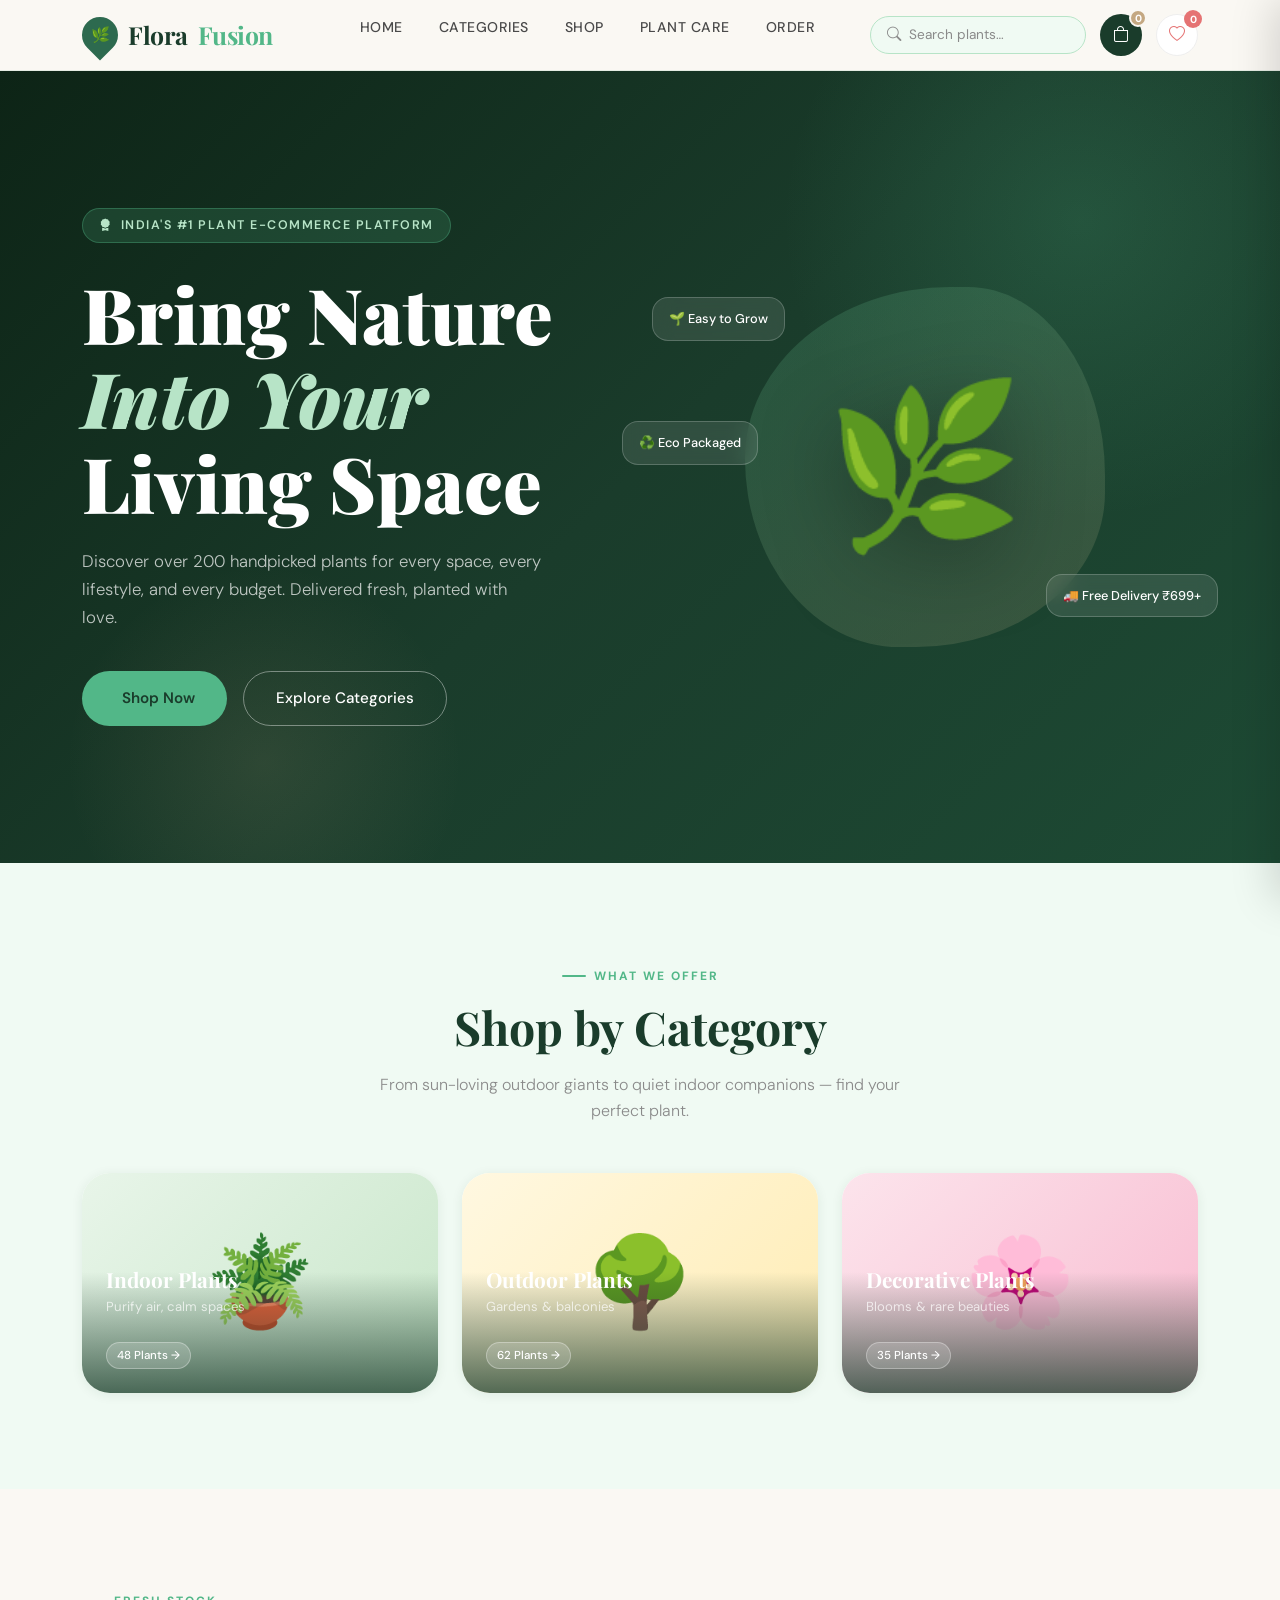
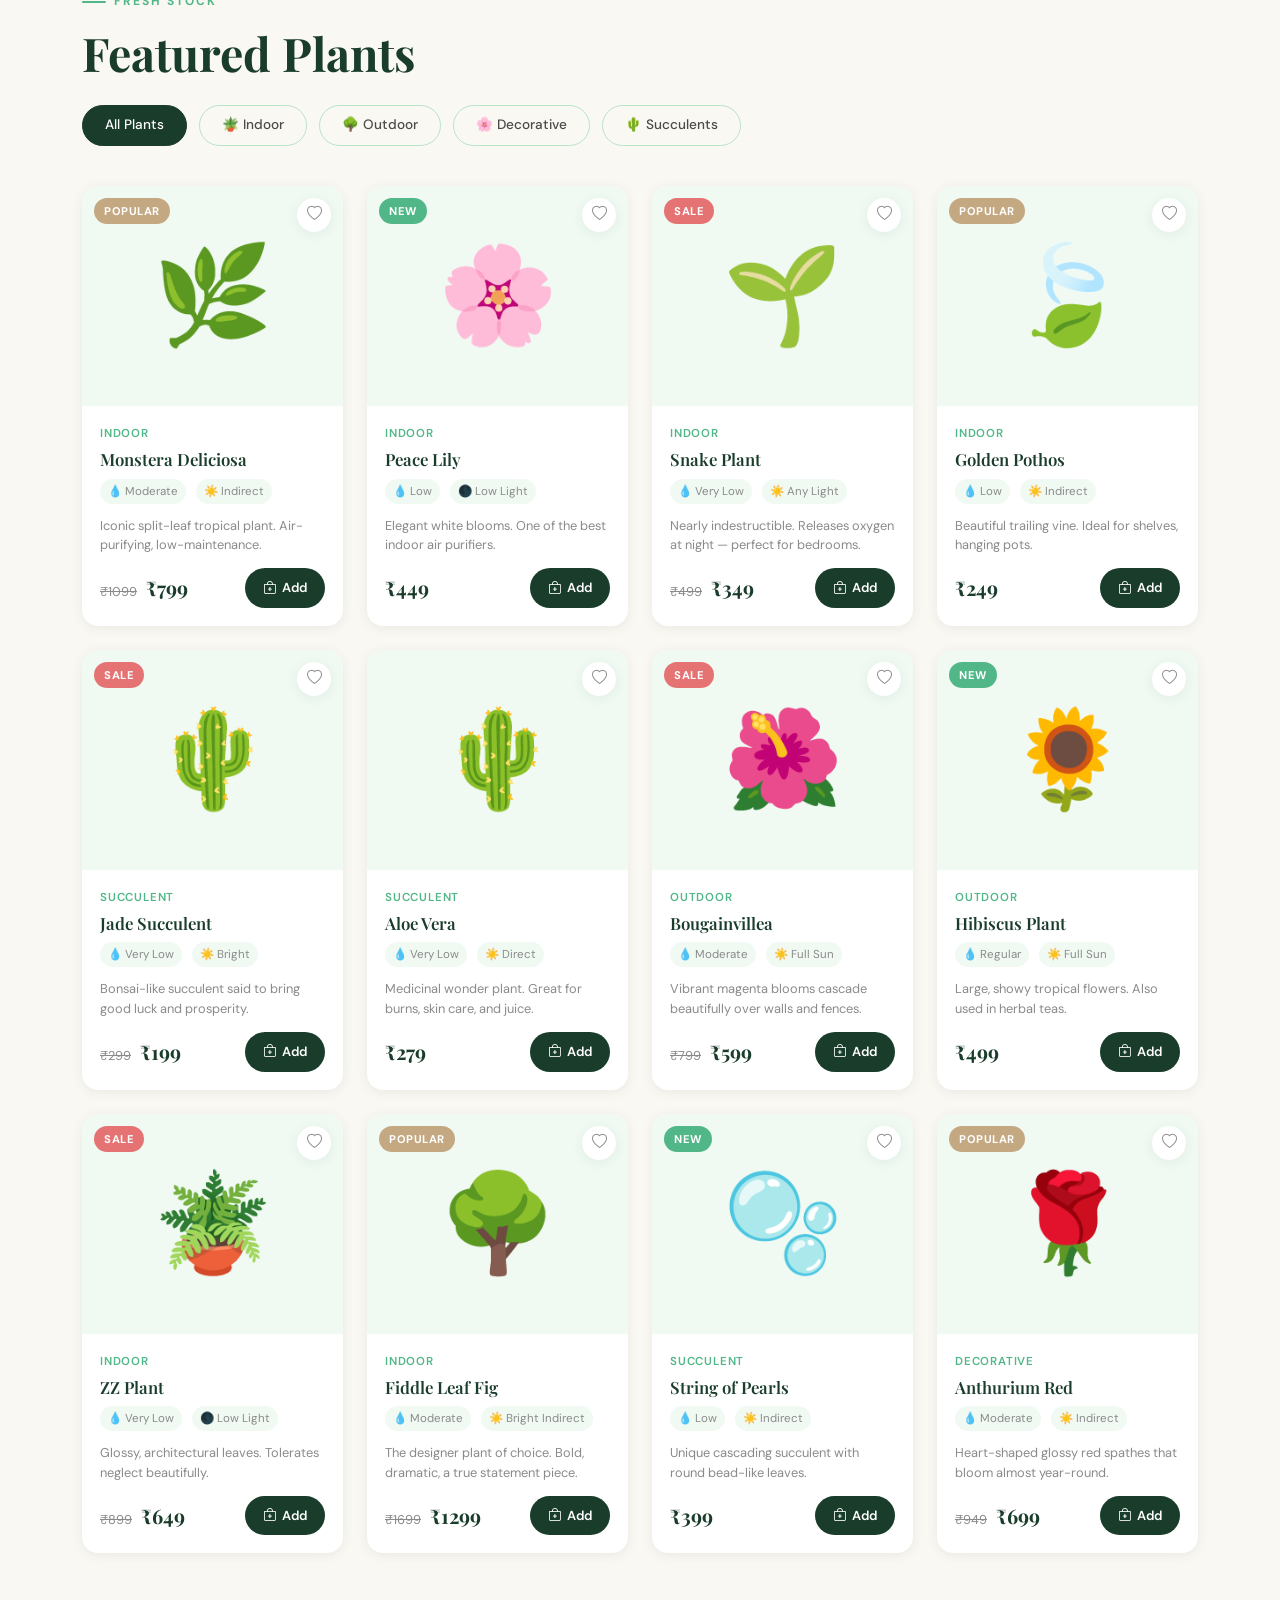
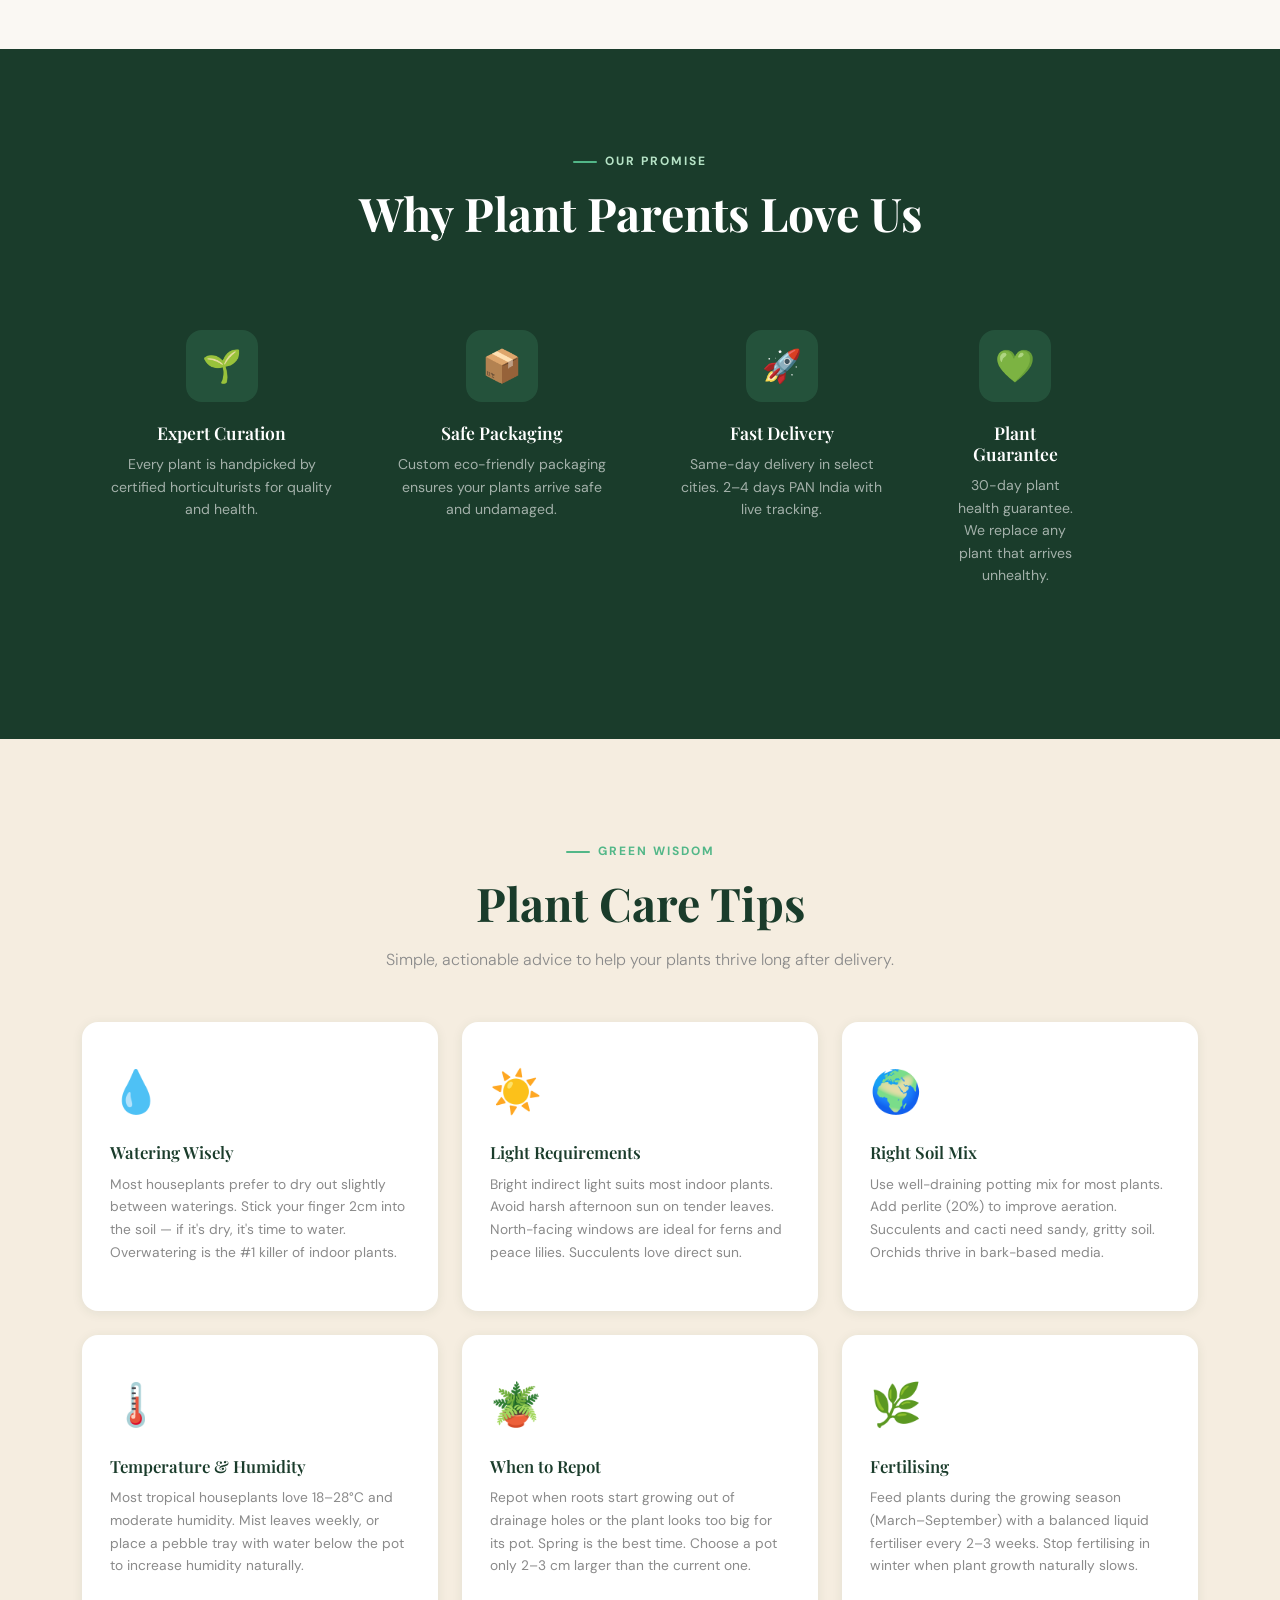
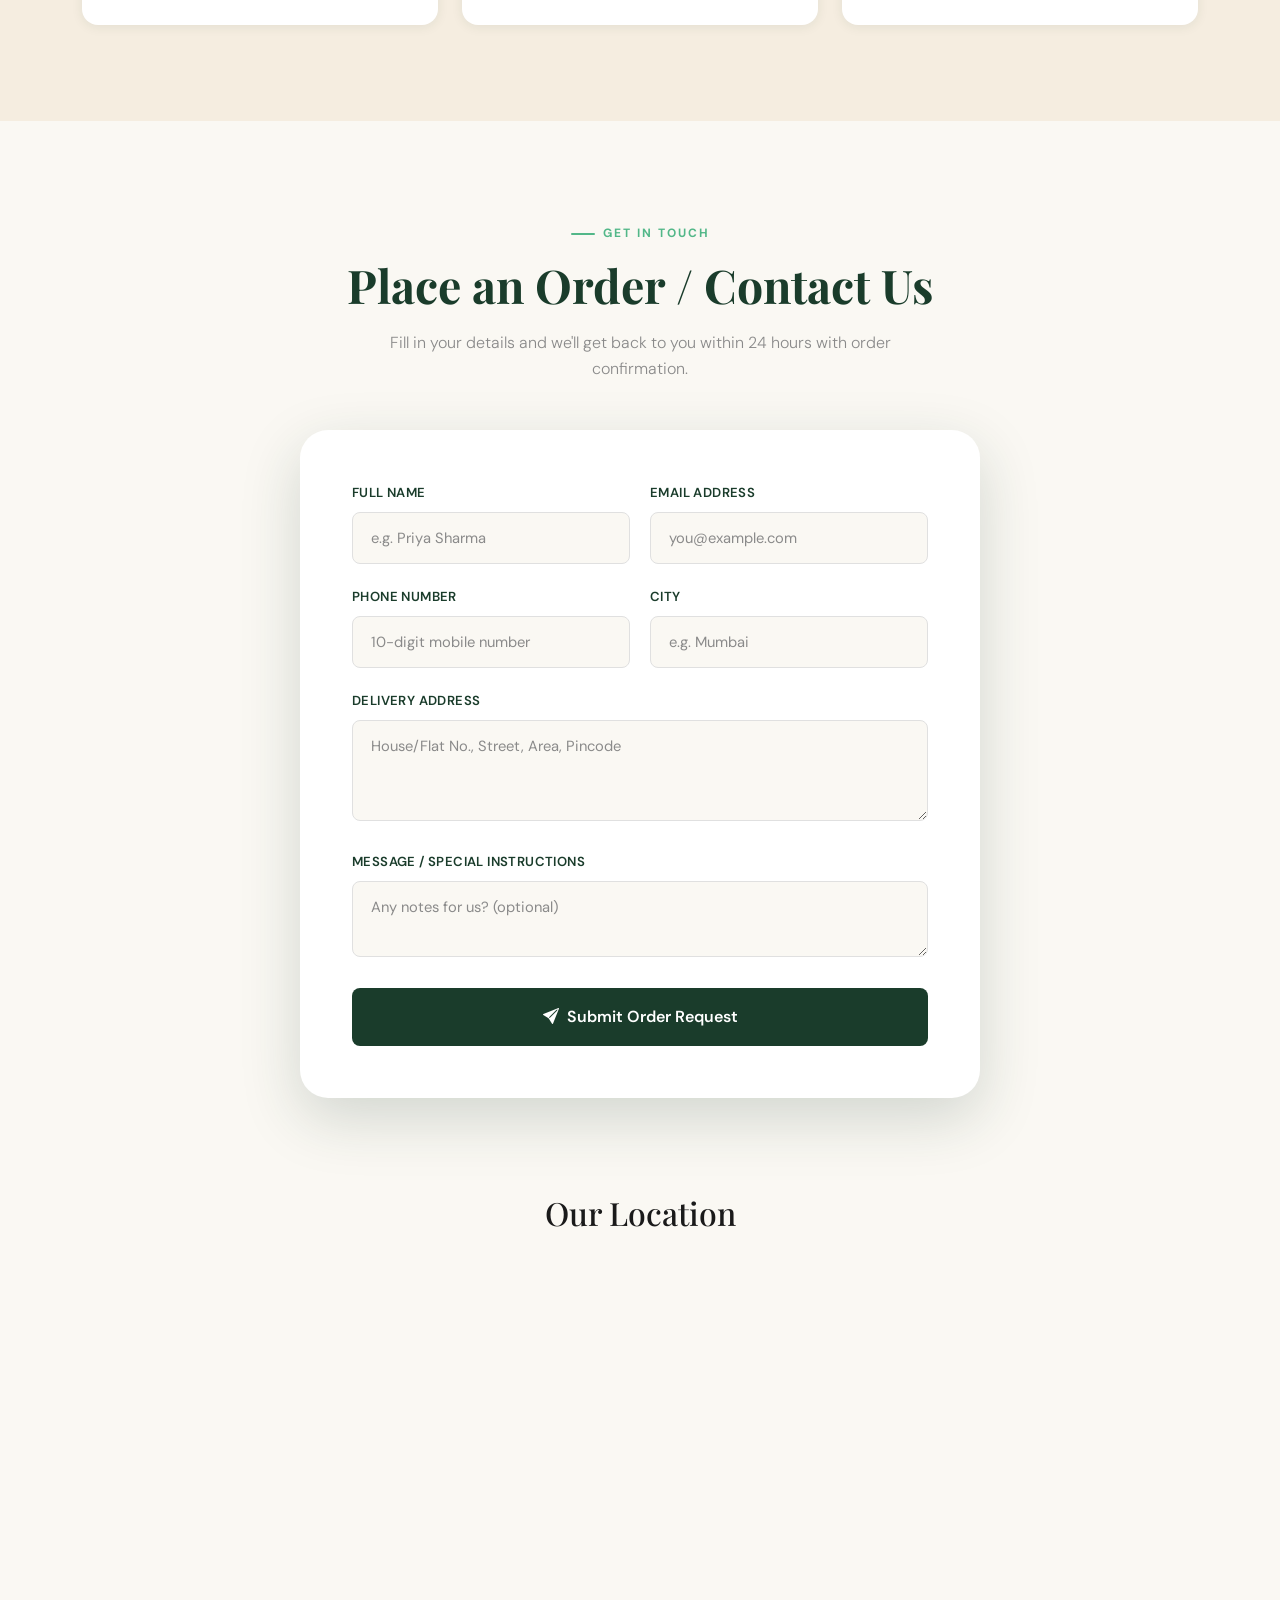
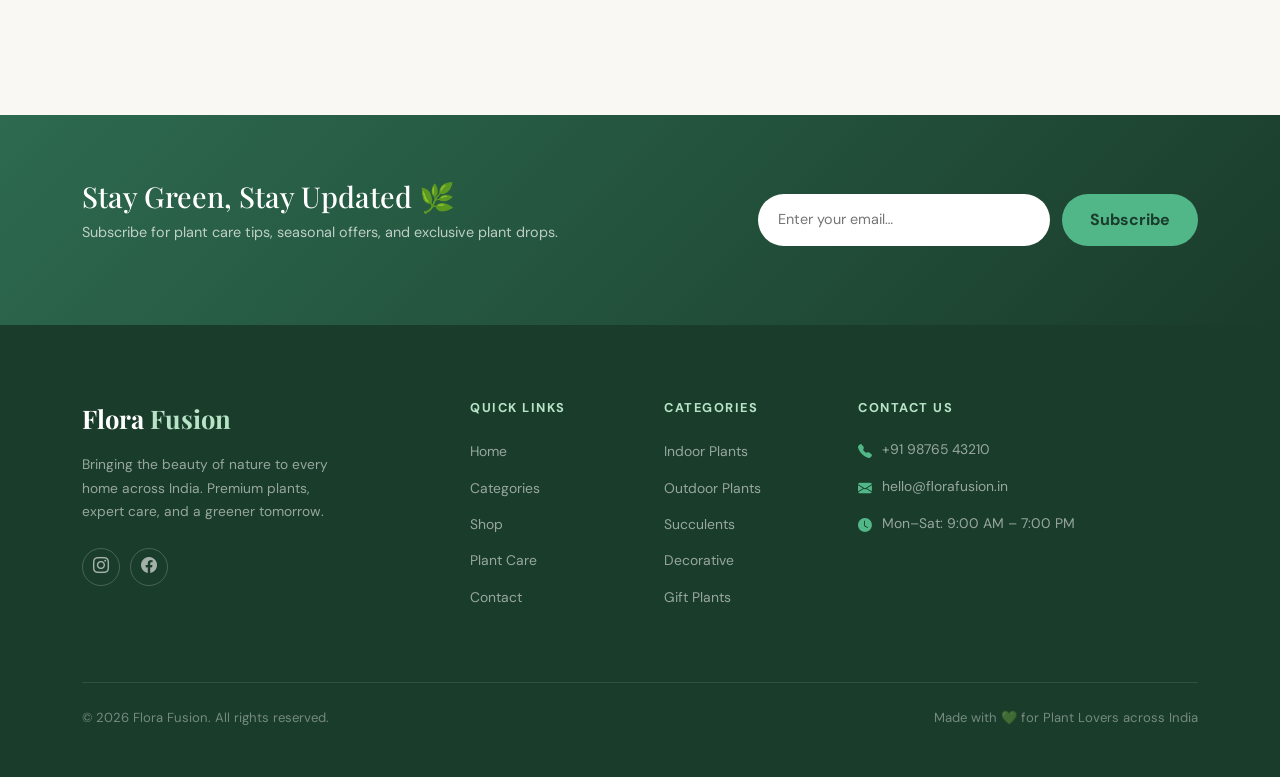
<file: index.html>
<!DOCTYPE html>
<html lang="en">

<head>
    <meta charset="UTF-8" />
    <meta name="viewport" content="width=device-width, initial-scale=1.0" />
    <title>Flora Fusion – Premium Plant Store</title>

    <!-- Bootstrap 5 -->
    <link href="https://cdn.jsdelivr.net/npm/bootstrap@5.3.2/dist/css/bootstrap.min.css" rel="stylesheet" />
    <!-- Bootstrap Icons -->
    <link href="https://cdn.jsdelivr.net/npm/bootstrap-icons@1.11.3/font/bootstrap-icons.min.css" rel="stylesheet" />
    <!-- Google Fonts: Playfair Display + DM Sans -->
    <link
        href="https://fonts.googleapis.com/css2?family=Playfair+Display:wght@400;600;700;900&family=DM+Sans:wght@300;400;500;600&display=swap"
        rel="stylesheet" />
    <link rel="stylesheet" href="./assets/css/styles.css">
</head>
<!-- ━━━━━━━━━━━━━━━━━━━━━━━━━━━━━━━━━━━━━━━━━━━━━━━━━━━━━━━━━━━━━
     BODY
━━━━━━━━━━━━━━━━━━━━━━━━━━━━━━━━━━━━━━━━━━━━━━━━━━━━━━━━━━━━━ -->

<body>

    <!-- ══════════════════════════════════════════════════════════════
     NAVBAR
══════════════════════════════════════════════════════════════ -->
    <nav id="mainNav">
        <div class="container">
            <div class="navbar-inner">
                <!-- Logo -->
                <a class="nav-logo" href="#hero">
                    <div class="logo-leaf"></div>
                    Flora <span>Fusion</span>
                </a>

                <!-- Desktop nav links -->
                <ul class="nav-links">
                    <li><a href="#hero">Home</a></li>
                    <li><a href="#categories">Categories</a></li>
                    <li><a href="#products">Shop</a></li>
                    <li><a href="#care">Plant Care</a></li>
                    <li><a href="#order">Order</a></li>
                </ul>

                <!-- Actions -->
                <div class="nav-actions">
                    <!-- Search bar -->
                    <div class="nav-search">
                        <i class="bi bi-search"></i>
                        <input type="text" id="searchInput" placeholder="Search plants…" oninput="handleSearch()" />
                    </div>
                    <!-- Cart button -->
                    <button class="cart-btn" onclick="openCart()" aria-label="Open cart">
                        <i class="bi bi-bag"></i>
                        <span class="cart-badge" id="cartBadge">0</span>
                    </button>
                    <!-- Wishlist Button -->
                    <button class="wishlist-nav-btn" onclick="openWishlist()">
                        <i class="bi bi-heart"></i>
                        <span id="wishlistBadge" class="wishlist-badge">0</span>
                    </button>
                    <!-- Mobile hamburger -->
                    <button class="hamburger" onclick="toggleMobileMenu()" aria-label="Toggle menu">
                        <span></span><span></span><span></span>
                    </button>
                </div>
            </div>

            <!-- Mobile menu -->
            <div class="mobile-menu" id="mobileMenu">
                <a href="#hero" onclick="closeMobileMenu()">Home</a>
                <a href="#categories" onclick="closeMobileMenu()">Categories</a>
                <a href="#products" onclick="closeMobileMenu()">Shop</a>
                <a href="#care" onclick="closeMobileMenu()">Plant Care</a>
                <a href="#order" onclick="closeMobileMenu()">Order</a>
                <!-- Mobile search -->
                <div style="padding: 12px 20px;">
                    <input type="text" id="mobileSearch" class="form-control-ff" placeholder="Search plants…"
                        oninput="handleMobileSearch()" style="background:#fff;" />
                </div>
            </div>
        </div>
    </nav>

    <!-- ══════════════════════════════════════════════════════════════
     HERO SECTION
══════════════════════════════════════════════════════════════ -->
    <section id="hero">
        <div class="container">
            <div class="row align-items-center">
                <!-- Left: Content -->
                <div class="col-lg-6 hero-content">
                    <div class="hero-badge">
                        <i class="bi bi-award-fill"></i> India's #1 Plant E-Commerce Platform
                    </div>
                    <h1 class="hero-title">
                        Bring Nature <br /><span class="highlight">Into Your</span><br /> Living Space
                    </h1>
                    <p class="hero-subtitle">
                        Discover over 200 handpicked plants for every space, every lifestyle, and every budget.
                        Delivered fresh, planted with love.
                    </p>
                    <div class="hero-cta">
                        <button class="btn-primary-ff"
                            onclick="document.getElementById('products').scrollIntoView({behavior:'smooth'})">
                            <i class="bi bi-bag2"></i> Shop Now
                        </button>
                        <button class="btn-outline-ff"
                            onclick="document.getElementById('categories').scrollIntoView({behavior:'smooth'})">
                            Explore Categories
                        </button>
                    </div>
                    <!-- <div class="hero-stats">
          <div class="hero-stat"><div class="num">200+</div><div class="lbl">Plant Varieties</div></div>
          <div class="hero-stat"><div class="num">15K+</div><div class="lbl">Happy Customers</div></div>
          <div class="hero-stat"><div class="num">4.9★</div><div class="lbl">Average Rating</div></div>
        </div> -->
                </div>
                <!-- Right: Decorative visual -->
                <div class="col-lg-6">
                    <div class="hero-visual">
                        <div class="hero-blob"></div>
                        <div class="hero-plant-emoji">🌿</div>
                        <div class="hero-tag t1">🌱 Easy to Grow</div>
                        <div class="hero-tag t2">🚚 Free Delivery ₹699+</div>
                        <div class="hero-tag t3">♻️ Eco Packaged</div>
                    </div>
                </div>
            </div>
        </div>
    </section>

    <!-- ══════════════════════════════════════════════════════════════
     CATEGORIES SECTION
══════════════════════════════════════════════════════════════ -->
    <section id="categories" class="section-pad">
        <div class="container">
            <div class="text-center mb-5 reveal">
                <div class="section-label">What We Offer</div>
                <h2 class="section-title">Shop by Category</h2>
                <p class="section-sub mx-auto">From sun-loving outdoor giants to quiet indoor companions — find your
                    perfect plant.</p>
            </div>
            <div class="category-grid reveal">
                <!-- Indoor -->
                <div class="cat-card indoor" onclick="filterByCategory('indoor')">
                    <div class="cat-card-bg">🪴</div>
                    <div class="cat-card-overlay"></div>
                    <div class="cat-card-body">
                        <h3>Indoor Plants</h3>
                        <p>Purify air, calm spaces</p>
                        <div class="cat-count">48 Plants →</div>
                    </div>
                </div>
                <!-- Outdoor -->
                <div class="cat-card outdoor" onclick="filterByCategory('outdoor')">
                    <div class="cat-card-bg">🌳</div>
                    <div class="cat-card-overlay"></div>
                    <div class="cat-card-body">
                        <h3>Outdoor Plants</h3>
                        <p>Gardens & balconies</p>
                        <div class="cat-count">62 Plants →</div>
                    </div>
                </div>
                <!-- Decorative -->
                <div class="cat-card deco" onclick="filterByCategory('decorative')">
                    <div class="cat-card-bg">🌸</div>
                    <div class="cat-card-overlay"></div>
                    <div class="cat-card-body">
                        <h3>Decorative Plants</h3>
                        <p>Blooms & rare beauties</p>
                        <div class="cat-count">35 Plants →</div>
                    </div>
                </div>
            </div>
        </div>
    </section>

    <!-- ══════════════════════════════════════════════════════════════
     PRODUCTS SECTION
══════════════════════════════════════════════════════════════ -->
    <section id="products" class="section-pad">
        <div class="container">
            <div class="d-flex align-items-end justify-content-between mb-4 flex-wrap gap-3 reveal">
                <div>
                    <div class="section-label">Fresh Stock</div>
                    <h2 class="section-title mb-0">Featured Plants</h2>
                </div>
            </div>

            <!-- Filter bar -->
            <div class="filter-bar reveal">
                <button class="filter-btn active" onclick="filterProducts('all', this)">All Plants</button>
                <button class="filter-btn" onclick="filterProducts('indoor', this)">🪴 Indoor</button>
                <button class="filter-btn" onclick="filterProducts('outdoor', this)">🌳 Outdoor</button>
                <button class="filter-btn" onclick="filterProducts('decorative', this)">🌸 Decorative</button>
                <button class="filter-btn" onclick="filterProducts('succulent', this)">🌵 Succulents</button>
            </div>

            <!-- No results msg -->
            <div id="noResults" style="display:none; text-align:center; padding: 48px 0; color: var(--text-light);">
                <div style="font-size:3rem; margin-bottom:12px;">🌿</div>
                <p>No plants found. Try a different search or filter.</p>
            </div>

            <!-- Product grid -->
            <div class="products-grid" id="productsGrid">
                <!-- JS-rendered -->
            </div>
        </div>
    </section>

    <!-- ══════════════════════════════════════════════════════════════
     WHY CHOOSE US
══════════════════════════════════════════════════════════════ -->
    <section id="why" class="section-pad">
        <div class="container">
            <div class="text-center mb-5 reveal">
                <div class="section-label" style="color:var(--green-pale);">Our Promise</div>
                <h2 class="section-title" style="color:#fff;">Why Plant Parents Love Us</h2>
            </div>
            <div class="row g-0 reveal">
                <div class="col-md-3">
                    <div class="why-card">
                        <div class="why-icon">🌱</div>
                        <h4>Expert Curation</h4>
                        <p>Every plant is handpicked by certified horticulturists for quality and health.</p>
                    </div>
                </div>
                <div class="d-none d-md-block col-md-auto">
                    <div class="why-divider"></div>
                </div>
                <div class="col-md-3">
                    <div class="why-card">
                        <div class="why-icon">📦</div>
                        <h4>Safe Packaging</h4>
                        <p>Custom eco-friendly packaging ensures your plants arrive safe and undamaged.</p>
                    </div>
                </div>
                <div class="d-none d-md-block col-md-auto">
                    <div class="why-divider"></div>
                </div>
                <div class="col-md-3">
                    <div class="why-card">
                        <div class="why-icon">🚀</div>
                        <h4>Fast Delivery</h4>
                        <p>Same-day delivery in select cities. 2–4 days PAN India with live tracking.</p>
                    </div>
                </div>
                <div class="d-none d-md-block col-md-auto">
                    <div class="why-divider"></div>
                </div>
                <div class="col-md-2">
                    <div class="why-card">
                        <div class="why-icon">💚</div>
                        <h4>Plant Guarantee</h4>
                        <p>30-day plant health guarantee. We replace any plant that arrives unhealthy.</p>
                    </div>
                </div>
            </div>
        </div>
    </section>

    <!-- ══════════════════════════════════════════════════════════════
     PLANT CARE TIPS
══════════════════════════════════════════════════════════════ -->
    <section id="care" class="section-pad">
        <div class="container">
            <div class="text-center mb-5 reveal">
                <div class="section-label">Green Wisdom</div>
                <h2 class="section-title">Plant Care Tips</h2>
                <p class="section-sub mx-auto">Simple, actionable advice to help your plants thrive long after delivery.
                </p>
            </div>
            <div class="tips-grid reveal">
                <div class="tip-card">
                    <div class="tip-icon">💧</div>
                    <h4>Watering Wisely</h4>
                    <p>Most houseplants prefer to dry out slightly between waterings. Stick your finger 2cm into the
                        soil — if it's dry, it's time to water. Overwatering is the #1 killer of indoor plants.</p>
                </div>
                <div class="tip-card">
                    <div class="tip-icon">☀️</div>
                    <h4>Light Requirements</h4>
                    <p>Bright indirect light suits most indoor plants. Avoid harsh afternoon sun on tender leaves.
                        North-facing windows are ideal for ferns and peace lilies. Succulents love direct sun.</p>
                </div>
                <div class="tip-card">
                    <div class="tip-icon">🌍</div>
                    <h4>Right Soil Mix</h4>
                    <p>Use well-draining potting mix for most plants. Add perlite (20%) to improve aeration. Succulents
                        and cacti need sandy, gritty soil. Orchids thrive in bark-based media.</p>
                </div>
                <div class="tip-card">
                    <div class="tip-icon">🌡️</div>
                    <h4>Temperature & Humidity</h4>
                    <p>Most tropical houseplants love 18–28°C and moderate humidity. Mist leaves weekly, or place a
                        pebble tray with water below the pot to increase humidity naturally.</p>
                </div>
                <div class="tip-card">
                    <div class="tip-icon">🪴</div>
                    <h4>When to Repot</h4>
                    <p>Repot when roots start growing out of drainage holes or the plant looks too big for its pot.
                        Spring is the best time. Choose a pot only 2–3 cm larger than the current one.</p>
                </div>
                <div class="tip-card">
                    <div class="tip-icon">🌿</div>
                    <h4>Fertilising</h4>
                    <p>Feed plants during the growing season (March–September) with a balanced liquid fertiliser every
                        2–3 weeks. Stop fertilising in winter when plant growth naturally slows.</p>
                </div>
            </div>
        </div>
    </section>

    <!-- ══════════════════════════════════════════════════════════════
     TESTIMONIALS
══════════════════════════════════════════════════════════════ -->
    <!-- <section id="testimonials" class="section-pad">
        <div class="container">
            <div class="text-center mb-5 reveal">
                <div class="section-label">Happy Customers</div>
                <h2 class="section-title">What Plant Parents Say</h2>
            </div>
            <div class="row g-4 reveal">
                <div class="col-md-4">
                    <div class="testimonial-card">
                        <div class="stars">★★★★★</div>
                        <p class="testimonial-text">"The Monstera I ordered arrived beautifully packaged with a personal
                            care card. It's been three months and it's absolutely thriving. Flora Fusion has become my
                            go-to!"</p>
                        <div class="testimonial-author">
                            <div class="author-avatar">🧕</div>
                            <div>
                                <div class="author-name">Priya Sharma</div>
                                <div class="author-loc">Mumbai, Maharashtra</div>
                            </div>
                        </div>
                    </div>
                </div>
                <div class="col-md-4">
                    <div class="testimonial-card">
                        <div class="stars">★★★★★</div>
                        <p class="testimonial-text">"Ordered 4 succulents for my office desk. They came in adorable pots
                            with a care guide. Colleagues keep asking where I got them. 10/10 would recommend!"</p>
                        <div class="testimonial-author">
                            <div class="author-avatar">👨</div>
                            <div>
                                <div class="author-name">Arjun Mehta</div>
                                <div class="author-loc">Bangalore, Karnataka</div>
                            </div>
                        </div>
                    </div>
                </div>
                <div class="col-md-4">
                    <div class="testimonial-card">
                        <div class="stars">★★★★☆</div>
                        <p class="testimonial-text">"Love the website — so easy to browse and the plant information is
                            really helpful. My peace lily arrived healthy and even had a small bloom. Great experience
                            overall!"</p>
                        <div class="testimonial-author">
                            <div class="author-avatar">👩</div>
                            <div>
                                <div class="author-name">Sneha Gupta</div>
                                <div class="author-loc">Delhi, NCR</div>
                            </div>
                        </div>
                    </div>
                </div>
            </div>
        </div>
    </section> -->

    <!-- ══════════════════════════════════════════════════════════════
     ORDER / CONTACT FORM
══════════════════════════════════════════════════════════════ -->
    <section id="order" class="section-pad">
        <div class="container">
            <div class="text-center mb-5 reveal">
                <div class="section-label">Get in Touch</div>
                <h2 class="section-title">Place an Order / Contact Us</h2>
                <p class="section-sub mx-auto">Fill in your details and we'll get back to you within 24 hours with order
                    confirmation.</p>
            </div>

            <div class="form-wrapper reveal">
                <!-- Order form -->
                <form id="orderForm" novalidate>
                    <div class="form-row">
                        <div class="form-group">
                            <label class="form-label" for="fname">Full Name</label>
                            <input type="text" id="fname" class="form-control-ff" placeholder="e.g. Priya Sharma" />
                            <div class="form-error" id="fnameErr">Please enter your full name.</div>
                        </div>
                        <div class="form-group">
                            <label class="form-label" for="femail">Email Address</label>
                            <input type="email" id="femail" class="form-control-ff" placeholder="you@example.com" />
                            <div class="form-error" id="femailErr">Please enter a valid email.</div>
                        </div>
                    </div>
                    <div class="form-row">
                        <div class="form-group">
                            <label class="form-label" for="fphone">Phone Number</label>
                            <input type="tel" id="fphone" class="form-control-ff" placeholder="10-digit mobile number"
                                maxlength="10" />
                            <div class="form-error" id="fphoneErr">Enter a valid 10-digit phone number.</div>
                        </div>
                        <div class="form-group">
                            <label class="form-label" for="fcity">City</label>
                            <input type="text" id="fcity" class="form-control-ff" placeholder="e.g. Mumbai" />
                            <div class="form-error" id="fcityErr">Please enter your city.</div>
                        </div>
                    </div>
                    <div class="form-group">
                        <label class="form-label" for="faddress">Delivery Address</label>
                        <textarea id="faddress" class="form-control-ff" rows="3"
                            placeholder="House/Flat No., Street, Area, Pincode"></textarea>
                        <div class="form-error" id="faddressErr">Please enter your delivery address.</div>
                    </div>
                    <div class="form-group">
                        <label class="form-label" for="fmessage">Message / Special Instructions</label>
                        <textarea id="fmessage" class="form-control-ff" rows="2"
                            placeholder="Any notes for us? (optional)"></textarea>
                    </div>
                    <button type="submit" class="btn-submit">
                        <i class="bi bi-send-fill"></i> Submit Order Request
                    </button>
                </form>

                <!-- Success message (shown after submit) -->
                <div class="success-msg" id="successMsg">
                    <div class="success-icon">🌿</div>
                    <h3>Order Received!</h3>
                    <p>Thank you! We've received your order request. Our team will contact you within 24 hours to
                        confirm details and delivery slot.</p>
                    <button onclick="resetForm()" style="margin-top:20px;" class="btn-primary-ff">
                        <i class="bi bi-arrow-left"></i> Place Another Order
                    </button>
                </div>
            </div>
        </div>
    </section>
    <section class="container-fluid p-0">
        <h2 class="text-center mb-4">Our Location</h2>

        <div class="map-container">
            <!-- <iframe
                src="https://www.google.com/maps/embed?pb=!1m16!1m12!1m3!1d112213.45501909428!2d77.44511016573826!3d28.489469093655295!2m3!1f0!2f0!3f0!3m2!1i1024!2i768!4f13.1!2m1!1sdelhi%20ncr%20nursery!5e0!3m2!1sen!2sin!4v1777109042735!5m2!1sen!2sin"
                width="100%" height="450" style="border:0;" allowfullscreen="" loading="lazy"
                referrerpolicy="no-referrer-when-downgrade"></iframe> -->
            <iframe
                src="https://www.google.com/maps/embed?pb=!1m16!1m12!1m3!1d28056.014961851106!2d77.49559599920394!3d28.47949032362849!2m3!1f0!2f0!3f0!3m2!1i1024!2i768!4f13.1!2m1!1sindia%20nursery%20!5e0!3m2!1sen!2sin!4v1777109148525!5m2!1sen!2sin"
                width="100%" height="450" style="border:0;" allowfullscreen="" loading="lazy"
                referrerpolicy="no-referrer-when-downgrade"></iframe>
        </div>
    </section>
    <!-- ══════════════════════════════════════════════════════════════
     NEWSLETTER
══════════════════════════════════════════════════════════════ -->
    <section id="newsletter">
        <div class="container">
            <div class="newsletter-inner">
                <div class="newsletter-text">
                    <h3>Stay Green, Stay Updated 🌿</h3>
                    <p>Subscribe for plant care tips, seasonal offers, and exclusive plant drops.</p>
                </div>
                <div class="newsletter-form">
                    <input type="email" id="nlEmail" class="newsletter-input" placeholder="Enter your email…" />
                    <button class="btn-nl" onclick="subscribeNewsletter()">Subscribe</button>
                </div>
            </div>
        </div>
    </section>

    <!-- ══════════════════════════════════════════════════════════════
     FOOTER
══════════════════════════════════════════════════════════════ -->
    <footer>
        <div class="container">
            <div class="row g-5">
                <!-- Brand -->
                <div class="col-lg-4 col-md-6">
                    <div class="footer-logo">Flora <span>Fusion</span></div>
                    <p class="footer-desc">Bringing the beauty of nature to every home across India. Premium plants,
                        expert care, and a greener tomorrow.</p>
                    <div class="footer-social">
                        <div class="social-icon"><i class="bi bi-instagram"></i></div>
                        <div class="social-icon"><i class="bi bi-facebook"></i></div>
                        <!-- <div class="social-icon"><i class="bi bi-twitter-x"></i></div>
                        <div class="social-icon"><i class="bi bi-youtube"></i></div>
                        <div class="social-icon"><i class="bi bi-pinterest"></i></div> -->
                    </div>
                </div>

                <!-- Quick links -->
                <div class="col-lg-2 col-md-6 col-6">
                    <div class="footer-heading">Quick Links</div>
                    <ul class="footer-links">
                        <li><a href="#hero">Home</a></li>
                        <li><a href="#categories">Categories</a></li>
                        <li><a href="#products">Shop</a></li>
                        <li><a href="#care">Plant Care</a></li>
                        <li><a href="#order">Contact</a></li>
                    </ul>
                </div>

                <!-- Categories -->
                <div class="col-lg-2 col-md-6 col-6">
                    <div class="footer-heading">Categories</div>
                    <ul class="footer-links">
                        <li><a href="#products">Indoor Plants</a></li>
                        <li><a href="#products">Outdoor Plants</a></li>
                        <li><a href="#products">Succulents</a></li>
                        <li><a href="#products">Decorative</a></li>
                        <li><a href="#products">Gift Plants</a></li>
                    </ul>
                </div>

                <!-- Contact -->
                <div class="col-lg-4 col-md-6">
                    <div class="footer-heading">Contact Us</div>
                    <!-- <div class="footer-contact-item">
                        <i class="bi bi-geo-alt-fill"></i>
                        <span>Shop No. 42, Green Market, MG Road, Meerut – 250001, Uttar Pradesh</span>
                    </div> -->
                    <div class="footer-contact-item">
                        <i class="bi bi-telephone-fill"></i>
                        <span>+91 98765 43210</span>
                    </div>
                    <div class="footer-contact-item">
                        <i class="bi bi-envelope-fill"></i>
                        <span>hello@florafusion.in</span>
                    </div>
                    <div class="footer-contact-item">
                        <i class="bi bi-clock-fill"></i>
                        <span>Mon–Sat: 9:00 AM – 7:00 PM</span>
                    </div>
                </div>
            </div>

            <!-- Footer bottom -->
            <div class="footer-bottom">
                <p>© 2026 Flora Fusion. All rights reserved.</p>
                <p>Made with 💚 for Plant Lovers across India</p>
            </div>
        </div>
    </footer>

    <!-- ══════════════════════════════════════════════════════════════
     CART SIDEBAR
══════════════════════════════════════════════════════════════ -->
    <div class="cart-overlay" id="cartOverlay" onclick="closeCart()"></div>
    <div class="cart-sidebar" id="cartSidebar">
        <div class="cart-header">
            <h3>🛒 Your Cart</h3>
            <button class="cart-close" onclick="closeCart()">✕</button>
        </div>
        <div class="cart-items" id="cartItems">
            <!-- JS-rendered -->
        </div>
        <div class="cart-footer" id="cartFooter" style="display:none;">
            <div class="cart-subtotal">
                <span>Subtotal</span>
                <span id="cartSubtotal">₹0</span>
            </div>
            <div class="cart-subtotal">
                <span>Delivery</span>
                <span id="cartDelivery">₹0</span>
            </div>
            <div class="cart-total">
                <span>Total</span>
                <span id="cartTotal">₹0</span>
            </div>
            <button class="checkout-btn" onclick="handleCheckout()">
                <i class="bi bi-bag-check-fill"></i> Proceed to Checkout
            </button>
        </div>
    </div>
    <!-- Wishlist Overlay -->
    <div id="wishlistOverlay" class="wishlist-overlay" onclick="closeWishlist()"></div>

    <!-- Wishlist Sidebar -->
    <div id="wishlistSidebar" class="wishlist-sidebar">

        <div class="cart-header">
            <h3>My Wishlist ❤️</h3>
            <button onclick="closeWishlist()" class="cart-close">X</button>
        </div>

        <div id="wishlistItems" class="cart-items"></div>

    </div>
    <!-- Toast container -->
    <div class="toast-container" id="toastContainer"></div>

    <!-- Scroll to top -->
    <button id="scrollTop" onclick="window.scrollTo({top:0,behavior:'smooth'})" aria-label="Back to top">
        <i class="bi bi-arrow-up"></i>
    </button>
    <!-- Bootstrap JS -->
    <script src="https://cdn.jsdelivr.net/npm/bootstrap@5.3.2/dist/js/bootstrap.bundle.min.js"></script>
    <script src="./assets/js/script.js"></script>
</body>

</html>
</file>
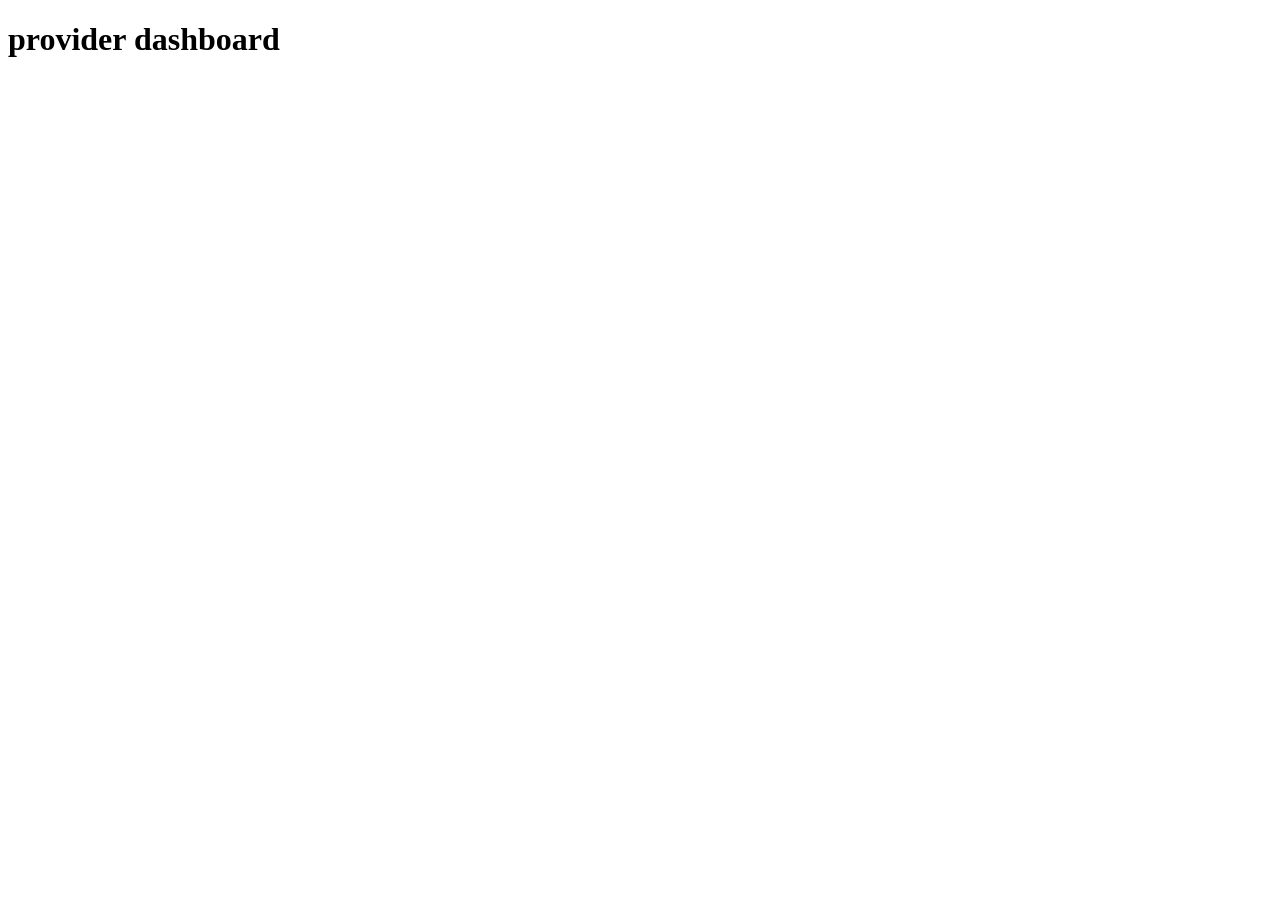
<file: provider-dashboard.html>
<!doctype html>
<html lang="en">
  <head>
    <meta charset="UTF-8" />
    <meta name="viewport" content="width=device-width, initial-scale=1.0" />
    <title>Document</title>
  </head>
  <body>
    <h1>provider dashboard</h1>
  </body>
</html>
</file>
<file: assets/css/styles.css>
/* ── CSS Variables ── */
:root {
  --green-deep: #1a3c2b;
  --green-mid: #2d6a4f;
  --green-soft: #52b788;
  --green-pale: #b7e4c7;
  --green-mist: #f0faf3;
  --cream: #faf8f3;
  --clay: #c4a882;
  --clay-light: #f5ede0;
  --text-dark: #1a1a1a;
  --text-mid: #4a4a4a;
  --text-light: #8a8a8a;
  --white: #ffffff;
  --shadow-sm: 0 2px 12px rgba(26, 60, 43, 0.08);
  --shadow-md: 0 8px 32px rgba(26, 60, 43, 0.14);
  --shadow-lg: 0 20px 60px rgba(26, 60, 43, 0.18);
  --radius-sm: 8px;
  --radius-md: 16px;
  --radius-lg: 28px;
  --radius-xl: 48px;
  --transition: all 0.3s cubic-bezier(0.4, 0, 0.2, 1);
}

/* ── Base ── */
*,
*::before,
*::after {
  box-sizing: border-box;
  margin: 0;
  padding: 0;
}

html {
  scroll-behavior: smooth;
}

body {
  font-family: "DM Sans", sans-serif;
  background: var(--cream);
  color: var(--text-dark);
  overflow-x: hidden;
  line-height: 1.65;
}

h1,
h2,
h3,
h4,
h5 {
  font-family: "Playfair Display", serif;
  line-height: 1.2;
}

a {
  text-decoration: none;
  color: inherit;
}

img {
  max-width: 100%;
  display: block;
}

/* ── Scroll animations ── */
.reveal {
  opacity: 0;
  transform: translateY(30px);
  transition:
    opacity 0.7s ease,
    transform 0.7s ease;
}

.reveal.visible {
  opacity: 1;
  transform: translateY(0);
}

/* ════════════════════════════════════════════════════════════
       NAVBAR
    ════════════════════════════════════════════════════════════ */
#mainNav {
  background: rgba(250, 248, 243, 0.96);
  backdrop-filter: blur(12px);
  border-bottom: 1px solid rgba(180, 210, 190, 0.3);
  padding: 0 0;
  position: sticky;
  top: 0;
  z-index: 1000;
  transition: var(--transition);
}

#mainNav.scrolled {
  box-shadow: var(--shadow-md);
}

.navbar-inner {
  display: flex;
  align-items: center;
  justify-content: space-between;
  padding: 14px 0;
}

/* Logo */
.nav-logo {
  display: flex;
  align-items: center;
  gap: 10px;
  font-family: "Playfair Display", serif;
  font-size: 1.55rem;
  font-weight: 700;
  color: var(--green-deep);
  letter-spacing: -0.5px;
}

.nav-logo .logo-leaf {
  width: 36px;
  height: 36px;
  background: var(--green-mid);
  border-radius: 50% 50% 50% 0;
  transform: rotate(-45deg);
  display: flex;
  align-items: center;
  justify-content: center;
  flex-shrink: 0;
}

.nav-logo .logo-leaf::after {
  content: "🌿";
  font-size: 0.95rem;
  transform: rotate(45deg);
  display: block;
}

.nav-logo span {
  color: var(--green-soft);
}

/* Nav links */
.nav-links {
  display: flex;
  align-items: center;
  gap: 36px;
  list-style: none;
}

.nav-links a {
  font-size: 0.88rem;
  font-weight: 500;
  letter-spacing: 0.5px;
  text-transform: uppercase;
  color: var(--text-mid);
  position: relative;
  padding-bottom: 3px;
  transition: color 0.25s;
}

.nav-links a::after {
  content: "";
  position: absolute;
  bottom: 0;
  left: 0;
  width: 0;
  height: 2px;
  background: var(--green-soft);
  transition: width 0.3s ease;
}

.nav-links a:hover {
  color: var(--green-deep);
}

.nav-links a:hover::after {
  width: 100%;
}

/* Nav actions */
.nav-actions {
  display: flex;
  align-items: center;
  gap: 14px;
}

/* Search bar in nav */
.nav-search {
  display: flex;
  align-items: center;
  background: var(--green-mist);
  border: 1px solid var(--green-pale);
  border-radius: 50px;
  padding: 6px 16px;
  gap: 8px;
  transition: var(--transition);
}

.nav-search:focus-within {
  border-color: var(--green-soft);
  box-shadow: 0 0 0 3px rgba(82, 183, 136, 0.15);
}

.nav-search input {
  background: none;
  border: none;
  outline: none;
  font-size: 0.85rem;
  font-family: "DM Sans", sans-serif;
  color: var(--text-dark);
  width: 160px;
}

.nav-search input::placeholder {
  color: var(--text-light);
}

.nav-search i {
  color: var(--text-light);
  font-size: 0.9rem;
}

/* Cart button */
.cart-btn {
  position: relative;
  background: var(--green-deep);
  color: #fff;
  border: none;
  width: 42px;
  height: 42px;
  border-radius: 50%;
  display: flex;
  align-items: center;
  justify-content: center;
  cursor: pointer;
  font-size: 1rem;
  transition: var(--transition);
}

.cart-btn:hover {
  background: var(--green-mid);
  transform: scale(1.05);
}

.cart-badge {
  position: absolute;
  top: -5px;
  right: -5px;
  background: var(--clay);
  color: #fff;
  font-size: 0.65rem;
  font-weight: 700;
  width: 18px;
  height: 18px;
  border-radius: 50%;
  display: flex;
  align-items: center;
  justify-content: center;
  border: 2px solid var(--cream);
}
/* Wishlist button (navbar) */
.wishlist-nav-btn {
  position: relative;
  background: #fff;
  color: #e57373;
  border: 1px solid #eee;
  width: 42px;
  height: 42px;
  border-radius: 50%;
  display: flex;
  align-items: center;
  justify-content: center;
  cursor: pointer;
  transition: 0.3s;
}

.wishlist-nav-btn:hover {
  background: #ffeaea;
  transform: scale(1.05);
}

/* Badge */
.wishlist-badge {
  position: absolute;
  top: -5px;
  right: -5px;
  background: #e57373;
  color: #fff;
  font-size: 0.65rem;
  font-weight: 700;
  width: 18px;
  height: 18px;
  border-radius: 50%;
  display: flex;
  align-items: center;
  justify-content: center;
}

/* Wishlist Sidebar */
.wishlist-sidebar {
  position: fixed;
  top: 0;
  right: 0;
  width: 400px;
  max-width: 100%;
  height: 100%;
  background: #fff;
  z-index: 1300;
  transform: translateX(100%);
  transition: 0.3s;
  display: flex;
  flex-direction: column;
}

.wishlist-sidebar.open {
  transform: translateX(0);
}

/* Overlay */
.wishlist-overlay {
  position: fixed;
  inset: 0;
  background: rgba(0, 0, 0, 0.5);
  z-index: 1200;
  opacity: 0;
  visibility: hidden;
  transition: 0.3s;
}

.wishlist-overlay.open {
  opacity: 1;
  visibility: visible;
}
/* Hamburger (mobile) */
.hamburger {
  display: none;
  flex-direction: column;
  gap: 5px;
  cursor: pointer;
  background: none;
  border: none;
  padding: 4px;
}

.hamburger span {
  width: 24px;
  height: 2px;
  background: var(--green-deep);
  border-radius: 2px;
  transition: var(--transition);
}

/* Mobile nav drawer */
.mobile-menu {
  display: none;
  background: var(--cream);
  border-top: 1px solid var(--green-pale);
  padding: 20px 0;
}

.mobile-menu.open {
  display: block;
}

.mobile-menu a {
  display: block;
  padding: 10px 20px;
  font-weight: 500;
  color: var(--text-mid);
  border-bottom: 1px solid rgba(0, 0, 0, 0.05);
}

/* ════════════════════════════════════════════════════════════
       HERO SECTION
    ════════════════════════════════════════════════════════════ */
#hero {
  background: linear-gradient(
    135deg,
    #0d2416 0%,
    var(--green-deep) 50%,
    #1d4a34 100%
  );
  min-height: 88vh;
  display: flex;
  align-items: center;
  position: relative;
  overflow: hidden;
}

/* Decorative circles */
#hero::before {
  content: "";
  position: absolute;
  width: 600px;
  height: 600px;
  border-radius: 50%;
  background: radial-gradient(
    circle,
    rgba(82, 183, 136, 0.18) 0%,
    transparent 70%
  );
  top: -150px;
  right: -100px;
}

#hero::after {
  content: "";
  position: absolute;
  width: 400px;
  height: 400px;
  border-radius: 50%;
  background: radial-gradient(
    circle,
    rgba(196, 168, 130, 0.12) 0%,
    transparent 70%
  );
  bottom: -100px;
  left: 5%;
}

.hero-content {
  position: relative;
  z-index: 2;
}

.hero-badge {
  display: inline-flex;
  align-items: center;
  gap: 8px;
  background: rgba(82, 183, 136, 0.18);
  border: 1px solid rgba(82, 183, 136, 0.35);
  color: var(--green-pale);
  font-size: 0.78rem;
  font-weight: 600;
  letter-spacing: 1.5px;
  text-transform: uppercase;
  padding: 6px 16px;
  border-radius: 50px;
  margin-bottom: 28px;
}

.hero-title {
  font-size: clamp(2.6rem, 6vw, 4.8rem);
  font-weight: 900;
  color: #fff;
  line-height: 1.1;
  margin-bottom: 24px;
}

.hero-title .highlight {
  color: var(--green-pale);
  font-style: italic;
}

.hero-subtitle {
  font-size: 1.05rem;
  color: rgba(255, 255, 255, 0.72);
  max-width: 460px;
  margin-bottom: 40px;
  font-weight: 300;
}

.hero-cta {
  display: flex;
  gap: 16px;
  flex-wrap: wrap;
}

.btn-primary-ff {
  background: var(--green-soft);
  color: var(--green-deep);
  border: none;
  padding: 14px 32px;
  border-radius: 50px;
  font-weight: 600;
  font-size: 0.95rem;
  font-family: "DM Sans", sans-serif;
  cursor: pointer;
  transition: var(--transition);
  display: inline-flex;
  align-items: center;
  gap: 8px;
}

.btn-primary-ff:hover {
  background: var(--green-pale);
  transform: translateY(-2px);
  box-shadow: 0 12px 28px rgba(82, 183, 136, 0.35);
}

.btn-outline-ff {
  background: transparent;
  color: #fff;
  border: 1.5px solid rgba(255, 255, 255, 0.4);
  padding: 14px 32px;
  border-radius: 50px;
  font-weight: 500;
  font-size: 0.95rem;
  font-family: "DM Sans", sans-serif;
  cursor: pointer;
  transition: var(--transition);
}

.btn-outline-ff:hover {
  border-color: #fff;
  background: rgba(255, 255, 255, 0.1);
}

/* Hero stats */
.hero-stats {
  display: flex;
  gap: 40px;
  margin-top: 56px;
  flex-wrap: wrap;
}

.hero-stat {
  text-align: left;
}

.hero-stat .num {
  font-family: "Playfair Display", serif;
  font-size: 2rem;
  font-weight: 700;
  color: #fff;
  line-height: 1;
}

.hero-stat .lbl {
  font-size: 0.78rem;
  color: rgba(255, 255, 255, 0.55);
  text-transform: uppercase;
  letter-spacing: 0.8px;
  margin-top: 4px;
}

/* Hero visual (right side decorative blob) */
.hero-visual {
  position: relative;
  display: flex;
  justify-content: center;
  align-items: center;
  height: 460px;
}

.hero-blob {
  width: 360px;
  height: 360px;
  background: linear-gradient(
    145deg,
    rgba(82, 183, 136, 0.22),
    rgba(196, 168, 130, 0.18)
  );
  border-radius: 60% 40% 55% 45% / 50% 55% 45% 55%;
  position: absolute;
  animation: blobAnim 8s ease-in-out infinite;
}

@keyframes blobAnim {
  0%,
  100% {
    border-radius: 60% 40% 55% 45% / 50% 55% 45% 55%;
  }

  33% {
    border-radius: 40% 60% 40% 60% / 60% 40% 60% 40%;
  }

  66% {
    border-radius: 55% 45% 60% 40% / 40% 60% 40% 60%;
  }
}

.hero-plant-emoji {
  font-size: 10rem;
  position: relative;
  z-index: 2;
  filter: drop-shadow(0 20px 40px rgba(0, 0, 0, 0.35));
  animation: floatAnim 4s ease-in-out infinite;
}

@keyframes floatAnim {
  0%,
  100% {
    transform: translateY(0);
  }

  50% {
    transform: translateY(-18px);
  }
}

/* Floating tags around plant */
.hero-tag {
  position: absolute;
  background: rgba(255, 255, 255, 0.1);
  backdrop-filter: blur(10px);
  border: 1px solid rgba(255, 255, 255, 0.2);
  border-radius: var(--radius-md);
  padding: 10px 16px;
  color: #fff;
  font-size: 0.8rem;
  font-weight: 500;
  z-index: 3;
}

.hero-tag.t1 {
  top: 60px;
  left: 0;
}

.hero-tag.t2 {
  bottom: 80px;
  right: -20px;
}

.hero-tag.t3 {
  top: 40%;
  left: -30px;
}

/* ════════════════════════════════════════════════════════════
       SECTION COMMONS
    ════════════════════════════════════════════════════════════ */
.section-pad {
  padding: 96px 0;
}

.section-pad-sm {
  padding: 64px 0;
}

.section-label {
  display: inline-flex;
  align-items: center;
  gap: 8px;
  font-size: 0.75rem;
  font-weight: 700;
  letter-spacing: 2px;
  text-transform: uppercase;
  color: var(--green-soft);
  margin-bottom: 14px;
}

.section-label::before {
  content: "";
  width: 24px;
  height: 2px;
  background: var(--green-soft);
  border-radius: 2px;
}

.section-title {
  font-size: clamp(1.9rem, 4vw, 2.9rem);
  font-weight: 700;
  color: var(--green-deep);
  margin-bottom: 16px;
}

.section-sub {
  font-size: 1rem;
  color: var(--text-light);
  max-width: 520px;
  font-weight: 300;
}

#suggestionsBox {
  position: absolute;
  top: 110%;
  left: 0;
  width: 100%;
  background: #fff;
  border-radius: 10px;
  max-height: 200px;
  overflow-y: auto;
  display: none;
  z-index: 1000;
  box-shadow: 0 5px 15px rgba(0, 0, 0, 0.1);
}

#suggestionsBox li {
  padding: 10px;
  cursor: pointer;
}

#suggestionsBox li:hover {
  background: #f0f0f0;
}

/* ════════════════════════════════════════════════════════════
       CATEGORIES
    ════════════════════════════════════════════════════════════ */
#categories {
  background: var(--green-mist);
}

.category-grid {
  display: grid;
  grid-template-columns: repeat(3, 1fr);
  gap: 24px;
}

.cat-card {
  background: #fff;
  border-radius: var(--radius-lg);
  overflow: hidden;
  position: relative;
  cursor: pointer;
  transition: var(--transition);
  box-shadow: var(--shadow-sm);
  height: 220px;
  display: flex;
  align-items: flex-end;
}

.cat-card:hover {
  transform: translateY(-6px);
  box-shadow: var(--shadow-md);
}

.cat-card-bg {
  position: absolute;
  inset: 0;
  display: flex;
  align-items: center;
  justify-content: center;
  font-size: 5.5rem;
  transition: transform 0.4s ease;
}

.cat-card:hover .cat-card-bg {
  transform: scale(1.08);
}

.cat-card-overlay {
  position: absolute;
  inset: 0;
  background: linear-gradient(
    to top,
    rgba(26, 60, 43, 0.75) 0%,
    transparent 55%
  );
}

.cat-card-body {
  position: relative;
  z-index: 2;
  padding: 24px;
  width: 100%;
}

.cat-card-body h3 {
  font-family: "Playfair Display", serif;
  font-size: 1.3rem;
  font-weight: 700;
  color: #fff;
  margin-bottom: 4px;
}

.cat-card-body p {
  font-size: 0.82rem;
  color: rgba(255, 255, 255, 0.7);
}

.cat-count {
  display: inline-flex;
  background: rgba(255, 255, 255, 0.18);
  border: 1px solid rgba(255, 255, 255, 0.3);
  border-radius: 50px;
  padding: 3px 10px;
  font-size: 0.72rem;
  color: #fff;
  font-weight: 500;
  margin-top: 8px;
}

.cat-card.indoor .cat-card-bg {
  background: linear-gradient(135deg, #e8f5e9, #c8e6c9);
}

.cat-card.outdoor .cat-card-bg {
  background: linear-gradient(135deg, #fff8e1, #ffecb3);
}

.cat-card.deco .cat-card-bg {
  background: linear-gradient(135deg, #fce4ec, #f8bbd0);
}

/* ════════════════════════════════════════════════════════════
       FILTER BAR
    ════════════════════════════════════════════════════════════ */
#products {
  background: var(--cream);
}

.filter-bar {
  display: flex;
  align-items: center;
  gap: 12px;
  flex-wrap: wrap;
  margin-bottom: 40px;
}

.filter-btn {
  background: transparent;
  border: 1.5px solid var(--green-pale);
  color: var(--text-mid);
  padding: 8px 22px;
  border-radius: 50px;
  font-size: 0.85rem;
  font-weight: 500;
  font-family: "DM Sans", sans-serif;
  cursor: pointer;
  transition: var(--transition);
}

.filter-btn:hover,
.filter-btn.active {
  background: var(--green-deep);
  border-color: var(--green-deep);
  color: #fff;
}

/* ════════════════════════════════════════════════════════════
       PRODUCT CARDS
    ════════════════════════════════════════════════════════════ */
.products-grid {
  display: grid;
  grid-template-columns: repeat(4, 1fr);
  gap: 24px;
}

.product-card {
  background: #fff;
  border-radius: var(--radius-md);
  overflow: hidden;
  box-shadow: var(--shadow-sm);
  transition: var(--transition);
  position: relative;
  display: flex;
  flex-direction: column;
}

.product-card:hover {
  transform: translateY(-6px);
  box-shadow: var(--shadow-md);
}

.product-img-wrap {
  position: relative;
  height: 220px;
  overflow: hidden;
  background: var(--green-mist);
  display: flex;
  align-items: center;
  justify-content: center;
}

.product-emoji {
  font-size: 6rem;
  transition: transform 0.4s ease;
  line-height: 1;
}

.product-card:hover .product-emoji {
  transform: scale(1.12) rotate(-4deg);
}

/* Badge (tag on top-left of card) */
.product-badge {
  position: absolute;
  top: 12px;
  left: 12px;
  font-size: 0.7rem;
  font-weight: 700;
  letter-spacing: 0.5px;
  text-transform: uppercase;
  padding: 4px 10px;
  border-radius: 50px;
}

.badge-new {
  background: var(--green-soft);
  color: #fff;
}

.badge-sale {
  background: #e57373;
  color: #fff;
}

.badge-popular {
  background: var(--clay);
  color: #fff;
}

/* Wishlist btn */
.wishlist-btn {
  position: absolute;
  top: 12px;
  right: 12px;
  width: 34px;
  height: 34px;
  background: #fff;
  border-radius: 50%;
  border: none;
  display: flex;
  align-items: center;
  justify-content: center;
  cursor: pointer;
  box-shadow: var(--shadow-sm);
  font-size: 0.95rem;
  color: var(--text-light);
  transition: var(--transition);
}

.wishlist-btn:hover,
.wishlist-btn.active {
  color: #e57373;
  transform: scale(1.1);
}
.wishlist-item {
  display: flex;
  gap: 14px;
  padding: 14px;
  border-bottom: 1px solid #eee;
  align-items: center;
}

.wishlist-item-img {
  font-size: 28px;
  width: 50px;
  height: 50px;
  display: flex;
  align-items: center;
  justify-content: center;
  background: #f5f5f5;
  border-radius: 12px;
}

.wishlist-item-info {
  flex: 1;
}

.wishlist-item-name {
  font-weight: 600;
  font-size: 14px;
}

.wishlist-item-price {
  font-size: 13px;
  color: #666;
  margin: 4px 0;
}

.wishlist-actions {
  display: flex;
  gap: 10px;
  margin-top: 6px;
}

.move-cart-btn {
  background: #1f7a63;
  color: white;
  border: none;
  padding: 6px 12px;
  border-radius: 6px;
  font-size: 12px;
  cursor: pointer;
}

.move-cart-btn:hover {
  background: #16624f;
}

.remove-btn {
  background: transparent;
  border: none;
  color: #999;
  cursor: pointer;
}

.remove-btn:hover {
  color: red;
}
.product-body {
  padding: 18px;
  flex: 1;
  display: flex;
  flex-direction: column;
}

.product-category {
  font-size: 0.72rem;
  font-weight: 600;
  letter-spacing: 0.8px;
  text-transform: uppercase;
  color: var(--green-soft);
  margin-bottom: 6px;
}

.product-name {
  font-family: "Playfair Display", serif;
  font-size: 1.05rem;
  font-weight: 600;
  color: var(--green-deep);
  margin-bottom: 8px;
  line-height: 1.3;
}

.product-desc {
  font-size: 0.8rem;
  color: var(--text-light);
  margin-bottom: 14px;
  flex: 1;
  line-height: 1.5;
}

.product-footer {
  display: flex;
  align-items: center;
  justify-content: space-between;
  gap: 10px;
}

.product-price {
  font-family: "Playfair Display", serif;
  font-size: 1.25rem;
  font-weight: 700;
  color: var(--green-deep);
}

.product-price .old-price {
  font-size: 0.8rem;
  color: var(--text-light);
  text-decoration: line-through;
  font-family: "DM Sans", sans-serif;
  font-weight: 400;
  margin-right: 4px;
}

.add-to-cart-btn {
  background: var(--green-deep);
  color: #fff;
  border: none;
  padding: 9px 18px;
  border-radius: 50px;
  font-size: 0.82rem;
  font-weight: 600;
  font-family: "DM Sans", sans-serif;
  cursor: pointer;
  transition: var(--transition);
  display: flex;
  align-items: center;
  gap: 6px;
  white-space: nowrap;
}

.add-to-cart-btn:hover {
  background: var(--green-soft);
  transform: scale(1.04);
}

.add-to-cart-btn.added {
  background: var(--green-soft);
}

/* Care icons on product card */
.product-care {
  display: flex;
  gap: 10px;
  margin-bottom: 12px;
}

.care-tag {
  display: flex;
  align-items: center;
  gap: 4px;
  font-size: 0.72rem;
  color: var(--text-light);
  background: var(--green-mist);
  padding: 3px 8px;
  border-radius: 50px;
}

/* ════════════════════════════════════════════════════════════
       WHY CHOOSE US
    ════════════════════════════════════════════════════════════ */
#why {
  background: var(--green-deep);
}

.why-card {
  text-align: center;
  padding: 40px 28px;
}

.why-icon {
  width: 72px;
  height: 72px;
  background: rgba(82, 183, 136, 0.18);
  border-radius: var(--radius-md);
  display: flex;
  align-items: center;
  justify-content: center;
  font-size: 2rem;
  margin: 0 auto 20px;
  transition: var(--transition);
}

.why-card:hover .why-icon {
  background: var(--green-soft);
  transform: rotate(6deg) scale(1.1);
}

.why-card h4 {
  font-size: 1.1rem;
  font-weight: 600;
  color: #fff;
  margin-bottom: 10px;
}

.why-card p {
  font-size: 0.88rem;
  color: rgba(255, 255, 255, 0.6);
  line-height: 1.6;
}

.why-divider {
  width: 1px;
  background: rgba(255, 255, 255, 0.1);
  align-self: stretch;
}

/* ════════════════════════════════════════════════════════════
       PLANT CARE TIPS
    ════════════════════════════════════════════════════════════ */
#care {
  background: var(--clay-light);
}

.tips-grid {
  display: grid;
  grid-template-columns: repeat(3, 1fr);
  gap: 24px;
}

.tip-card {
  background: #fff;
  border-radius: var(--radius-md);
  padding: 32px 28px;
  box-shadow: var(--shadow-sm);
  transition: var(--transition);
  border-top: 4px solid transparent;
}

.tip-card:hover {
  transform: translateY(-5px);
  box-shadow: var(--shadow-md);
  border-top-color: var(--green-soft);
}

.tip-icon {
  font-size: 2.6rem;
  margin-bottom: 16px;
}

.tip-card h4 {
  font-size: 1.05rem;
  font-weight: 600;
  color: var(--green-deep);
  margin-bottom: 10px;
}

.tip-card p {
  font-size: 0.86rem;
  color: var(--text-light);
  line-height: 1.65;
}

/* ════════════════════════════════════════════════════════════
       TESTIMONIALS
    ════════════════════════════════════════════════════════════ */
#testimonials {
  background: var(--green-mist);
}

.testimonial-card {
  background: #fff;
  border-radius: var(--radius-md);
  padding: 32px;
  box-shadow: var(--shadow-sm);
}

.stars {
  color: #f5c518;
  font-size: 1rem;
  margin-bottom: 14px;
}

.testimonial-text {
  font-style: italic;
  color: var(--text-mid);
  font-size: 0.93rem;
  line-height: 1.7;
  margin-bottom: 20px;
}

.testimonial-author {
  display: flex;
  align-items: center;
  gap: 12px;
}

.author-avatar {
  width: 44px;
  height: 44px;
  border-radius: 50%;
  background: var(--green-pale);
  display: flex;
  align-items: center;
  justify-content: center;
  font-size: 1.4rem;
  flex-shrink: 0;
}

.author-name {
  font-weight: 600;
  font-size: 0.9rem;
  color: var(--green-deep);
}

.author-loc {
  font-size: 0.78rem;
  color: var(--text-light);
}

/* ════════════════════════════════════════════════════════════
       ORDER / CONTACT FORM
    ════════════════════════════════════════════════════════════ */
#order {
  background: var(--cream);
}

.form-wrapper {
  background: #fff;
  border-radius: var(--radius-lg);
  padding: 52px;
  box-shadow: var(--shadow-lg);
  max-width: 680px;
  margin: 0 auto;
}

.form-group {
  margin-bottom: 22px;
}

.form-label {
  font-size: 0.82rem;
  font-weight: 600;
  letter-spacing: 0.4px;
  text-transform: uppercase;
  color: var(--green-deep);
  margin-bottom: 8px;
  display: block;
}

.form-control-ff {
  width: 100%;
  padding: 13px 18px;
  border: 1.5px solid #e0e0e0;
  border-radius: var(--radius-sm);
  font-size: 0.92rem;
  font-family: "DM Sans", sans-serif;
  color: var(--text-dark);
  background: var(--cream);
  outline: none;
  transition: var(--transition);
}

.form-control-ff:focus {
  border-color: var(--green-soft);
  box-shadow: 0 0 0 3px rgba(82, 183, 136, 0.15);
}

.form-control-ff::placeholder {
  color: var(--text-light);
}

.form-error {
  font-size: 0.78rem;
  color: #e57373;
  margin-top: 5px;
  display: none;
}

.form-error.show {
  display: block;
}

.form-row {
  display: grid;
  grid-template-columns: 1fr 1fr;
  gap: 20px;
}

.btn-submit {
  width: 100%;
  background: var(--green-deep);
  color: #fff;
  border: none;
  padding: 16px;
  border-radius: var(--radius-sm);
  font-size: 1rem;
  font-weight: 600;
  font-family: "DM Sans", sans-serif;
  cursor: pointer;
  transition: var(--transition);
  display: flex;
  align-items: center;
  justify-content: center;
  gap: 8px;
}

.btn-submit:hover {
  background: var(--green-mid);
  transform: translateY(-2px);
  box-shadow: 0 8px 24px rgba(26, 60, 43, 0.3);
}

.success-msg {
  display: none;
  text-align: center;
  padding: 40px 20px;
}

.success-msg.show {
  display: block;
}

.success-icon {
  font-size: 4rem;
  margin-bottom: 16px;
}

.success-msg h3 {
  font-size: 1.5rem;
  color: var(--green-deep);
  margin-bottom: 8px;
}

.success-msg p {
  color: var(--text-light);
  font-size: 0.9rem;
}

/* ════════════════════════════════════════════════════════════
       NEWSLETTER STRIP
    ════════════════════════════════════════════════════════════ */
#newsletter {
  background: linear-gradient(135deg, var(--green-mid), var(--green-deep));
  padding: 64px 0;
}

.newsletter-inner {
  display: flex;
  align-items: center;
  justify-content: space-between;
  gap: 32px;
  flex-wrap: wrap;
}

.newsletter-text h3 {
  font-size: 1.8rem;
  color: #fff;
  margin-bottom: 8px;
}

.newsletter-text p {
  color: rgba(255, 255, 255, 0.7);
  font-size: 0.9rem;
}

.newsletter-form {
  display: flex;
  gap: 12px;
  flex: 1;
  max-width: 440px;
}

.newsletter-input {
  flex: 1;
  padding: 13px 20px;
  border-radius: 50px;
  border: none;
  font-family: "DM Sans", sans-serif;
  font-size: 0.9rem;
  outline: none;
}

.btn-nl {
  background: var(--green-soft);
  color: var(--green-deep);
  border: none;
  padding: 13px 28px;
  border-radius: 50px;
  font-weight: 700;
  font-family: "DM Sans", sans-serif;
  cursor: pointer;
  white-space: nowrap;
  transition: var(--transition);
}

.btn-nl:hover {
  background: var(--green-pale);
}

/* ════════════════════════════════════════════════════════════
       FOOTER
    ════════════════════════════════════════════════════════════ */
footer {
  background: var(--green-deep);
  color: rgba(255, 255, 255, 0.75);
  padding: 72px 0 32px;
}

.footer-logo {
  font-family: "Playfair Display", serif;
  font-size: 1.6rem;
  font-weight: 700;
  color: #fff;
  margin-bottom: 14px;
}

.footer-logo span {
  color: var(--green-pale);
}

.footer-desc {
  font-size: 0.86rem;
  line-height: 1.7;
  color: rgba(255, 255, 255, 0.55);
  max-width: 260px;
}

.footer-social {
  display: flex;
  gap: 10px;
  margin-top: 24px;
}

.social-icon {
  width: 38px;
  height: 38px;
  border-radius: 50%;
  border: 1px solid rgba(255, 255, 255, 0.2);
  display: flex;
  align-items: center;
  justify-content: center;
  color: rgba(255, 255, 255, 0.6);
  font-size: 1rem;
  transition: var(--transition);
  cursor: pointer;
}

.social-icon:hover {
  background: var(--green-soft);
  border-color: var(--green-soft);
  color: #fff;
  transform: translateY(-3px);
}

.footer-heading {
  font-size: 0.8rem;
  font-weight: 700;
  letter-spacing: 1.5px;
  text-transform: uppercase;
  color: var(--green-pale);
  margin-bottom: 20px;
}

.footer-links {
  list-style: none;
  padding: 0;
}

.footer-links li {
  margin-bottom: 10px;
}

.footer-links a {
  font-size: 0.87rem;
  color: rgba(255, 255, 255, 0.55);
  transition: color 0.25s;
}

.footer-links a:hover {
  color: var(--green-pale);
}

.footer-contact-item {
  display: flex;
  align-items: flex-start;
  gap: 10px;
  font-size: 0.87rem;
  color: rgba(255, 255, 255, 0.55);
  margin-bottom: 12px;
}

.footer-contact-item i {
  color: var(--green-soft);
  margin-top: 2px;
  flex-shrink: 0;
}

.footer-bottom {
  border-top: 1px solid rgba(255, 255, 255, 0.1);
  margin-top: 56px;
  padding-top: 24px;
  display: flex;
  align-items: center;
  justify-content: space-between;
  flex-wrap: wrap;
  gap: 12px;
}

.footer-bottom p {
  font-size: 0.82rem;
  color: rgba(255, 255, 255, 0.4);
}

/* ════════════════════════════════════════════════════════════
       CART SIDEBAR
    ════════════════════════════════════════════════════════════ */
.cart-overlay {
  position: fixed;
  inset: 0;
  background: rgba(0, 0, 0, 0.5);
  z-index: 1100;
  opacity: 0;
  visibility: hidden;
  transition: var(--transition);
}

.cart-overlay.open {
  opacity: 1;
  visibility: visible;
}

.cart-sidebar {
  position: fixed;
  top: 0;
  right: 0;
  width: 420px;
  max-width: 100vw;
  height: 100vh;
  background: #fff;
  z-index: 1200;
  display: flex;
  flex-direction: column;
  transform: translateX(100%);
  transition: transform 0.35s cubic-bezier(0.4, 0, 0.2, 1);
  box-shadow: -8px 0 40px rgba(0, 0, 0, 0.15);
}

.cart-sidebar.open {
  transform: translateX(0);
}

.cart-header {
  display: flex;
  align-items: center;
  justify-content: space-between;
  padding: 24px 28px;
  border-bottom: 1px solid #f0f0f0;
}

.cart-header h3 {
  font-size: 1.2rem;
  font-weight: 700;
  color: var(--green-deep);
  font-family: "Playfair Display", serif;
}

.cart-close {
  background: none;
  border: none;
  font-size: 1.4rem;
  color: var(--text-light);
  cursor: pointer;
  transition: var(--transition);
}

.cart-close:hover {
  color: var(--text-dark);
  transform: rotate(90deg);
}

.cart-items {
  flex: 1;
  overflow-y: auto;
  padding: 20px 28px;
}

.cart-empty {
  display: flex;
  flex-direction: column;
  align-items: center;
  justify-content: center;
  height: 100%;
  color: var(--text-light);
  text-align: center;
  gap: 12px;
}

.cart-empty .empty-icon {
  font-size: 4rem;
}

.cart-empty p {
  font-size: 0.9rem;
}

.cart-item {
  display: flex;
  align-items: center;
  gap: 16px;
  padding: 16px 0;
  border-bottom: 1px solid #f5f5f5;
}

.cart-item-img {
  width: 68px;
  height: 68px;
  background: var(--green-mist);
  border-radius: var(--radius-sm);
  display: flex;
  align-items: center;
  justify-content: center;
  font-size: 2.2rem;
  flex-shrink: 0;
}

.cart-item-info {
  flex: 1;
}

.cart-item-name {
  font-weight: 600;
  font-size: 0.9rem;
  color: var(--green-deep);
  margin-bottom: 4px;
}

.cart-item-price {
  font-size: 0.85rem;
  color: var(--text-light);
}

.cart-item-controls {
  display: flex;
  align-items: center;
  gap: 10px;
  margin-top: 8px;
}

.qty-btn {
  width: 26px;
  height: 26px;
  background: var(--green-mist);
  border: 1px solid var(--green-pale);
  border-radius: 50%;
  display: flex;
  align-items: center;
  justify-content: center;
  cursor: pointer;
  font-size: 0.85rem;
  color: var(--green-deep);
  font-weight: 700;
  transition: var(--transition);
}

.qty-btn:hover {
  background: var(--green-pale);
}

.qty-num {
  font-weight: 700;
  font-size: 0.9rem;
  color: var(--text-dark);
  min-width: 20px;
  text-align: center;
}

.remove-btn {
  background: none;
  border: none;
  color: #e57373;
  cursor: pointer;
  font-size: 0.95rem;
  transition: var(--transition);
  flex-shrink: 0;
}

.remove-btn:hover {
  transform: scale(1.15);
}

.cart-footer {
  padding: 24px 28px;
  border-top: 1px solid #f0f0f0;
  background: var(--cream);
}

.cart-subtotal {
  display: flex;
  justify-content: space-between;
  margin-bottom: 8px;
  font-size: 0.9rem;
  color: var(--text-light);
}

.cart-total {
  display: flex;
  justify-content: space-between;
  margin-bottom: 20px;
  font-size: 1.15rem;
  font-weight: 700;
  color: var(--green-deep);
  font-family: "Playfair Display", serif;
}

.checkout-btn {
  width: 100%;
  background: var(--green-deep);
  color: #fff;
  border: none;
  padding: 15px;
  border-radius: var(--radius-sm);
  font-size: 0.95rem;
  font-weight: 600;
  font-family: "DM Sans", sans-serif;
  cursor: pointer;
  transition: var(--transition);
}

.checkout-btn:hover {
  background: var(--green-mid);
}

/* ════════════════════════════════════════════════════════════
       TOAST NOTIFICATION
    ════════════════════════════════════════════════════════════ */
.toast-container {
  position: fixed;
  bottom: 24px;
  right: 24px;
  z-index: 2000;
  display: flex;
  flex-direction: column;
  gap: 10px;
}

.toast-ff {
  background: var(--green-deep);
  color: #fff;
  padding: 14px 20px;
  border-radius: var(--radius-sm);
  font-size: 0.88rem;
  font-weight: 500;
  box-shadow: var(--shadow-md);
  display: flex;
  align-items: center;
  gap: 10px;
  animation: toastIn 0.3s ease;
}

@keyframes toastIn {
  from {
    opacity: 0;
    transform: translateX(40px);
  }

  to {
    opacity: 1;
    transform: translateX(0);
  }
}

/* ════════════════════════════════════════════════════════════
       SCROLL TO TOP
    ════════════════════════════════════════════════════════════ */
#scrollTop {
  position: fixed;
  bottom: 80px;
  right: 24px;
  width: 44px;
  height: 44px;
  background: var(--green-soft);
  color: #fff;
  border-radius: 50%;
  border: none;
  display: flex;
  align-items: center;
  justify-content: center;
  cursor: pointer;
  z-index: 999;
  opacity: 0;
  transform: translateY(10px);
  transition: var(--transition);
  font-size: 1.1rem;
}

#scrollTop.show {
  opacity: 1;
  transform: translateY(0);
}

#scrollTop:hover {
  background: var(--green-deep);
}

/* ════════════════════════════════════════════════════════════
       RESPONSIVE BREAKPOINTS
    ════════════════════════════════════════════════════════════ */
@media (max-width: 1100px) {
  .products-grid {
    grid-template-columns: repeat(3, 1fr);
  }
}

@media (max-width: 900px) {
  .category-grid {
    grid-template-columns: repeat(2, 1fr);
  }

  .products-grid {
    grid-template-columns: repeat(2, 1fr);
  }

  .tips-grid {
    grid-template-columns: repeat(2, 1fr);
  }

  .form-row {
    grid-template-columns: 1fr;
  }

  .hero-visual {
    display: none;
  }

  .nav-links {
    display: none;
  }

  .nav-search {
    display: none;
  }

  .hamburger {
    display: flex;
  }
}

@media (max-width: 600px) {
  .category-grid {
    grid-template-columns: 1fr;
  }

  .products-grid {
    grid-template-columns: 1fr;
  }

  .tips-grid {
    grid-template-columns: 1fr;
  }

  .form-wrapper {
    padding: 32px 24px;
  }

  .newsletter-inner {
    flex-direction: column;
  }

  .newsletter-form {
    width: 100%;
    max-width: 100%;
    flex-direction: column;
  }

  .hero-stats {
    gap: 20px;
  }

  .section-pad {
    padding: 64px 0;
  }
}
</file>
